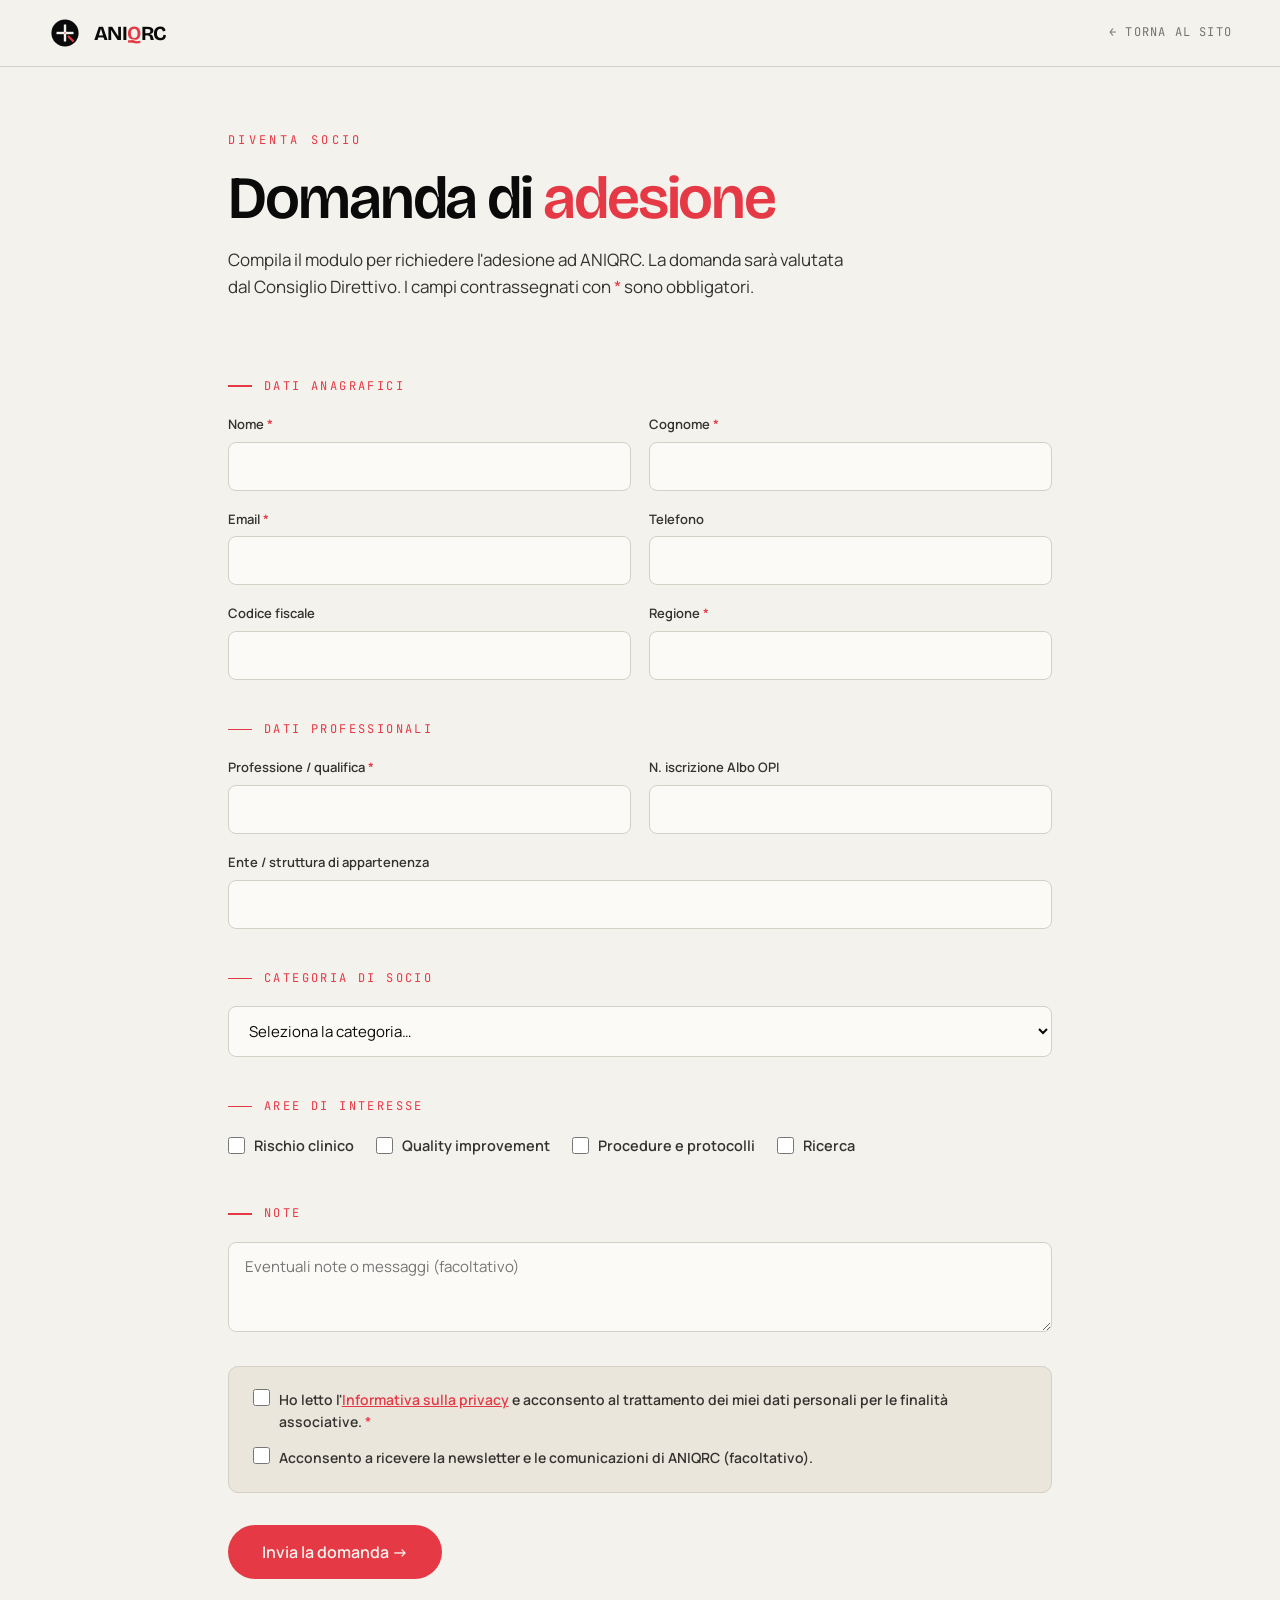
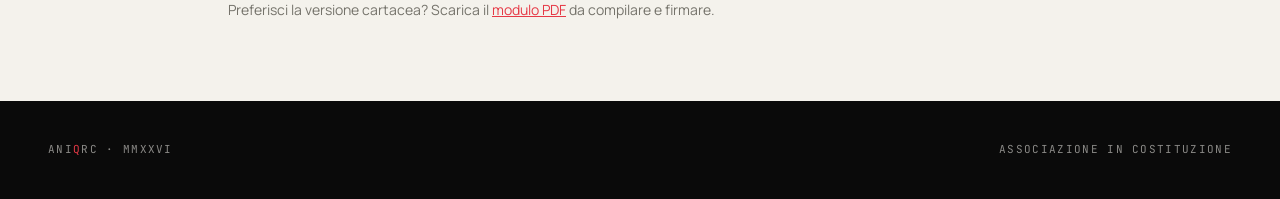
<file: adesione.html>
<!DOCTYPE html>
<html lang="it">
<head>
<meta charset="UTF-8">
<meta name="viewport" content="width=device-width, initial-scale=1.0">
<title>Adesione — ANIQRC</title>
<meta name="description" content="Modulo di adesione all'Associazione Nazionale Infermieri Qualità e Rischio Clinico.">
<link rel="icon" type="image/svg+xml" href="favicon.svg">
<link rel="icon" type="image/png" sizes="32x32" href="favicon-32.png">
<link rel="manifest" href="site.webmanifest">
<meta name="theme-color" content="#0A0A0A">
<link rel="preconnect" href="https://fonts.googleapis.com">
<link rel="preconnect" href="https://fonts.gstatic.com" crossorigin>
<link href="https://fonts.googleapis.com/css2?family=Bricolage+Grotesque:opsz,wght@12..96,300..800&family=Manrope:wght@300;400;500;600;700&family=JetBrains+Mono:wght@400;500&display=swap" rel="stylesheet">
<style>
  :root { --bg:#F4F2EC; --bg-warm:#EAE6DC; --bg-card:#FBFAF6; --ink:#0A0A0A; --soft:#34332F; --mute:#75736B; --accent:#E63946; --accent-deep:#C0202E; --rule:#D4D0C5; }
  * { margin:0; padding:0; box-sizing:border-box; }
  html { scroll-behavior:smooth; }
  body { background:var(--bg); color:var(--ink); font-family:'Manrope',sans-serif; line-height:1.6; -webkit-font-smoothing:antialiased; }
  .wrap { max-width:880px; margin:0 auto; padding:0 28px; }
  ::selection { background:var(--accent); color:var(--bg); }

  nav { border-bottom:1px solid var(--rule); }
  .nav-inner { max-width:1240px; margin:0 auto; padding:16px 28px; display:flex; justify-content:space-between; align-items:center; }
  .nav-logo { display:flex; align-items:center; gap:12px; text-decoration:none; }
  .nav-logo .nm { width:34px; height:34px; }
  .nav-logo .nt { font-family:'Bricolage Grotesque',sans-serif; font-weight:700; font-size:20px; letter-spacing:-0.03em; color:var(--ink); }
  .nav-logo .nt .q { color:var(--accent); }
  .nav-back { font-family:'JetBrains Mono',monospace; font-size:12px; letter-spacing:0.1em; text-transform:uppercase; color:var(--mute); text-decoration:none; }
  .nav-back:hover { color:var(--accent); }

  header.hd { padding:64px 0 36px; }
  .eyebrow { font-family:'JetBrains Mono',monospace; font-size:12px; letter-spacing:0.28em; text-transform:uppercase; color:var(--accent); margin-bottom:18px; }
  h1 { font-family:'Bricolage Grotesque',sans-serif; font-weight:600; font-size:clamp(36px,6vw,60px); letter-spacing:-0.035em; line-height:1; margin-bottom:18px; }
  h1 .q { color:var(--accent); }
  .lead { font-size:17px; color:var(--soft); max-width:620px; }

  form { padding-bottom:80px; }
  .grp { margin-top:40px; }
  .grp-title { font-family:'JetBrains Mono',monospace; font-size:12px; letter-spacing:0.2em; text-transform:uppercase; color:var(--accent); margin-bottom:18px; display:flex; align-items:center; gap:12px; }
  .grp-title::before { content:''; width:24px; height:1.5px; background:var(--accent); }
  .fields { display:grid; grid-template-columns:1fr 1fr; gap:18px; }
  @media (max-width:640px){ .fields { grid-template-columns:1fr; } }
  .f { display:flex; flex-direction:column; }
  .f.full { grid-column:1 / -1; }
  label { font-size:13px; font-weight:600; color:var(--soft); margin-bottom:7px; }
  label .req { color:var(--accent); }
  input[type=text], input[type=email], input[type=tel], select, textarea {
    background:var(--bg-card); border:1.5px solid var(--rule); border-radius:8px;
    padding:13px 16px; font-family:'Manrope',sans-serif; font-size:15px; color:var(--ink);
    transition:border-color 0.25s, background 0.25s; width:100%;
  }
  input:focus, select:focus, textarea:focus { outline:none; border-color:var(--accent); background:#fff; }
  textarea { resize:vertical; min-height:90px; }
  .choices { display:flex; flex-wrap:wrap; gap:10px 22px; }
  .choice { display:flex; align-items:center; gap:9px; font-size:14.5px; color:var(--soft); cursor:pointer; }
  .choice input { width:17px; height:17px; accent-color:var(--accent); }
  .consent { background:var(--bg-warm); border:1px solid var(--rule); border-radius:10px; padding:22px 24px; margin-top:34px; }
  .consent .choice { align-items:flex-start; margin-bottom:14px; font-size:14px; }
  .consent .choice:last-child { margin-bottom:0; }
  .consent a { color:var(--accent); }
  .btn { display:inline-flex; align-items:center; gap:10px; padding:16px 34px; border-radius:100px; font-size:16px; font-weight:600; border:none; cursor:pointer; background:var(--accent); color:var(--bg); transition:all 0.3s cubic-bezier(0.16,1,0.3,1); margin-top:32px; font-family:'Manrope',sans-serif; }
  .btn:hover { background:var(--accent-deep); transform:translateY(-2px); box-shadow:0 8px 24px rgba(230,57,70,0.28); }
  .alt { margin-top:20px; font-size:14px; color:var(--mute); }
  .alt a { color:var(--accent); }

  footer { background:var(--ink); color:var(--bg); padding:40px 0; }
  .foot-inner { max-width:1240px; margin:0 auto; padding:0 28px; display:flex; justify-content:space-between; align-items:center; flex-wrap:wrap; gap:16px; font-family:'JetBrains Mono',monospace; font-size:11px; letter-spacing:0.12em; text-transform:uppercase; color:rgba(244,242,236,0.55); }
  .foot-inner .q { color:var(--accent); }
</style>
</head>
<body>

<nav>
  <div class="nav-inner">
    <a href="index.html" class="nav-logo">
      <span class="nm">
        <svg viewBox="0 0 400 400" xmlns="http://www.w3.org/2000/svg">
          <circle cx="200" cy="200" r="160" fill="#0A0A0A"/>
          <rect x="186" y="100" width="28" height="200" fill="#F4F2EC"/>
          <rect x="100" y="186" width="200" height="28" fill="#F4F2EC"/>
          <circle cx="200" cy="200" r="9" fill="#E63946"/>
          <g transform="translate(200,200) rotate(45)"><rect x="50" y="-13" width="92" height="26" fill="#E63946"/></g>
        </svg>
      </span>
      <span class="nt">ANI<span class="q">Q</span>RC</span>
    </a>
    <a href="index.html" class="nav-back">← Torna al sito</a>
  </div>
</nav>

<header class="hd">
  <div class="wrap">
    <div class="eyebrow">Diventa socio</div>
    <h1>Domanda di <span class="q">adesione</span></h1>
    <p class="lead">Compila il modulo per richiedere l'adesione ad ANIQRC. La domanda sarà valutata dal Consiglio Direttivo. I campi contrassegnati con <span style="color:var(--accent)">*</span> sono obbligatori.</p>
  </div>
</header>

<div class="wrap">
  <!-- NETLIFY FORM: le richieste arrivano in Netlify > Forms > "adesione" -->
  <form name="adesione" method="POST" data-netlify="true" netlify-honeypot="bot-field" action="/grazie.html">
    <input type="hidden" name="form-name" value="adesione">
    <p hidden><label>Non compilare: <input name="bot-field"></label></p>

    <div class="grp">
      <div class="grp-title">Dati anagrafici</div>
      <div class="fields">
        <div class="f"><label>Nome <span class="req">*</span></label><input type="text" name="nome" required></div>
        <div class="f"><label>Cognome <span class="req">*</span></label><input type="text" name="cognome" required></div>
        <div class="f"><label>Email <span class="req">*</span></label><input type="email" name="email" required></div>
        <div class="f"><label>Telefono</label><input type="tel" name="telefono"></div>
        <div class="f"><label>Codice fiscale</label><input type="text" name="codice_fiscale"></div>
        <div class="f"><label>Regione <span class="req">*</span></label><input type="text" name="regione" required></div>
      </div>
    </div>

    <div class="grp">
      <div class="grp-title">Dati professionali</div>
      <div class="fields">
        <div class="f"><label>Professione / qualifica <span class="req">*</span></label><input type="text" name="professione" required></div>
        <div class="f"><label>N. iscrizione Albo OPI</label><input type="text" name="albo_opi"></div>
        <div class="f full"><label>Ente / struttura di appartenenza</label><input type="text" name="ente"></div>
      </div>
    </div>

    <div class="grp">
      <div class="grp-title">Categoria di socio</div>
      <div class="fields">
        <div class="f full">
          <select name="categoria_socio" required>
            <option value="">Seleziona la categoria…</option>
            <option value="Ordinario">Socio ordinario</option>
            <option value="Sostenitore">Socio sostenitore</option>
            <option value="Studente">Socio studente</option>
          </select>
        </div>
      </div>
    </div>

    <div class="grp">
      <div class="grp-title">Aree di interesse</div>
      <div class="choices">
        <label class="choice"><input type="checkbox" name="interessi" value="Rischio clinico"> Rischio clinico</label>
        <label class="choice"><input type="checkbox" name="interessi" value="Quality improvement"> Quality improvement</label>
        <label class="choice"><input type="checkbox" name="interessi" value="Procedure e protocolli"> Procedure e protocolli</label>
        <label class="choice"><input type="checkbox" name="interessi" value="Ricerca"> Ricerca</label>
      </div>
    </div>

    <div class="grp">
      <div class="grp-title">Note</div>
      <div class="fields"><div class="f full"><textarea name="messaggio" placeholder="Eventuali note o messaggi (facoltativo)"></textarea></div></div>
    </div>

    <div class="consent">
      <label class="choice"><input type="checkbox" name="consenso_privacy" value="si" required>
        <span>Ho letto l'<a href="privacy.html" target="_blank">Informativa sulla privacy</a> e acconsento al trattamento dei miei dati personali per le finalità associative. <span class="req">*</span></span></label>
      <label class="choice"><input type="checkbox" name="consenso_newsletter" value="si">
        <span>Acconsento a ricevere la newsletter e le comunicazioni di ANIQRC (facoltativo).</span></label>
    </div>

    <button type="submit" class="btn">Invia la domanda →</button>
    <p class="alt">Preferisci la versione cartacea? Scarica il <a href="documenti/Modulo_Adesione_ANIQRC.pdf" target="_blank">modulo PDF</a> da compilare e firmare.</p>
  </form>
</div>

<footer>
  <div class="foot-inner">
    <span>ANI<span class="q">Q</span>RC · MMXXVI</span>
    <span>Associazione in costituzione</span>
  </div>
</footer>

</body>
</html>
</file>
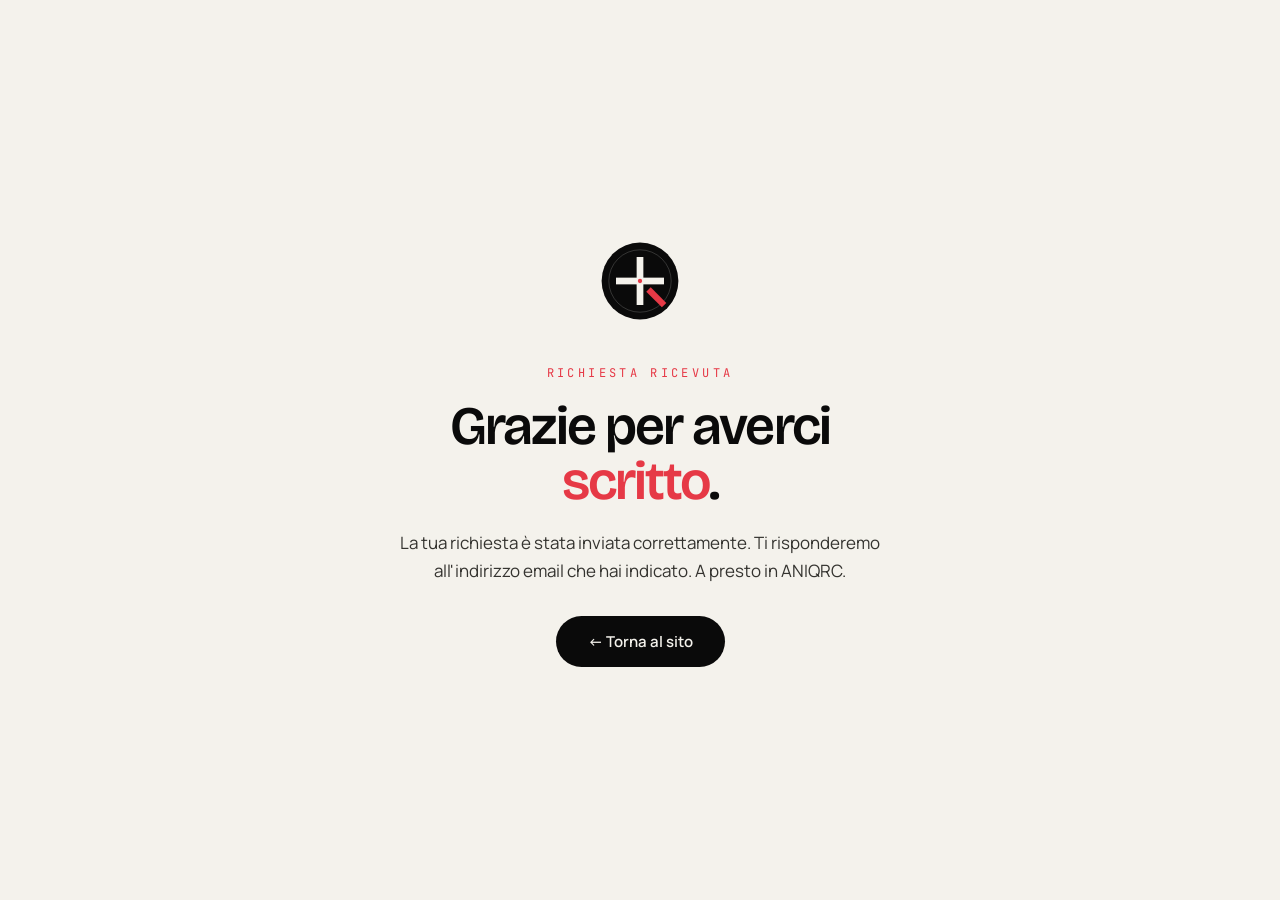
<file: grazie.html>
<!DOCTYPE html>
<html lang="it">
<head>
<meta charset="UTF-8">
<meta name="viewport" content="width=device-width, initial-scale=1.0">
<title>Grazie — ANIQRC</title>
<link rel="icon" type="image/svg+xml" href="favicon.svg">
<meta name="theme-color" content="#0A0A0A">
<link rel="preconnect" href="https://fonts.googleapis.com">
<link rel="preconnect" href="https://fonts.gstatic.com" crossorigin>
<link href="https://fonts.googleapis.com/css2?family=Bricolage+Grotesque:opsz,wght@12..96,300..800&family=Manrope:wght@300;400;500;600&family=JetBrains+Mono:wght@400&display=swap" rel="stylesheet">
<style>
  :root { --bg:#F4F2EC; --ink:#0A0A0A; --soft:#34332F; --mute:#75736B; --accent:#E63946; --accent-deep:#C0202E; }
  * { margin:0; padding:0; box-sizing:border-box; }
  body { background:var(--bg); color:var(--ink); font-family:'Manrope',sans-serif; min-height:100vh; display:flex; align-items:center; justify-content:center; text-align:center; padding:32px; -webkit-font-smoothing:antialiased; }
  .card { max-width:540px; }
  .mark { width:96px; height:96px; margin:0 auto 36px; animation:pop 0.8s cubic-bezier(0.16,1,0.3,1); }
  .mark svg { width:100%; height:100%; }
  .eyebrow { font-family:'JetBrains Mono',monospace; font-size:12px; letter-spacing:0.28em; text-transform:uppercase; color:var(--accent); margin-bottom:18px; }
  h1 { font-family:'Bricolage Grotesque',sans-serif; font-weight:600; font-size:clamp(34px,7vw,54px); letter-spacing:-0.035em; line-height:1.02; margin-bottom:20px; }
  h1 .q { color:var(--accent); }
  p { font-size:17px; color:var(--soft); line-height:1.6; margin-bottom:32px; }
  .btn { display:inline-flex; align-items:center; gap:10px; padding:15px 32px; border-radius:100px; font-size:15px; font-weight:600; text-decoration:none; background:var(--ink); color:var(--bg); transition:all 0.3s cubic-bezier(0.16,1,0.3,1); }
  .btn:hover { background:var(--accent); transform:translateY(-2px); }
  @keyframes pop { from{opacity:0;transform:scale(0.8) rotate(-8deg);} to{opacity:1;transform:scale(1) rotate(0);} }
</style>
</head>
<body>
  <div class="card">
    <div class="mark">
      <svg viewBox="0 0 400 400" xmlns="http://www.w3.org/2000/svg">
        <circle cx="200" cy="200" r="160" fill="#0A0A0A"/>
        <circle cx="200" cy="200" r="130" fill="none" stroke="#F4F2EC" stroke-width="1.5" opacity="0.5"/>
        <rect x="186" y="100" width="28" height="200" fill="#F4F2EC"/>
        <rect x="100" y="186" width="200" height="28" fill="#F4F2EC"/>
        <circle cx="200" cy="200" r="9" fill="#E63946"/>
        <g transform="translate(200,200) rotate(45)"><rect x="50" y="-13" width="92" height="26" fill="#E63946"/></g>
      </svg>
    </div>
    <div class="eyebrow">Richiesta ricevuta</div>
    <h1>Grazie per averci <span class="q">scritto</span>.</h1>
    <p>La tua richiesta è stata inviata correttamente. Ti risponderemo all'indirizzo email che hai indicato. A presto in ANIQRC.</p>
    <a href="index.html" class="btn">← Torna al sito</a>
  </div>
</body>
</html>
</file>
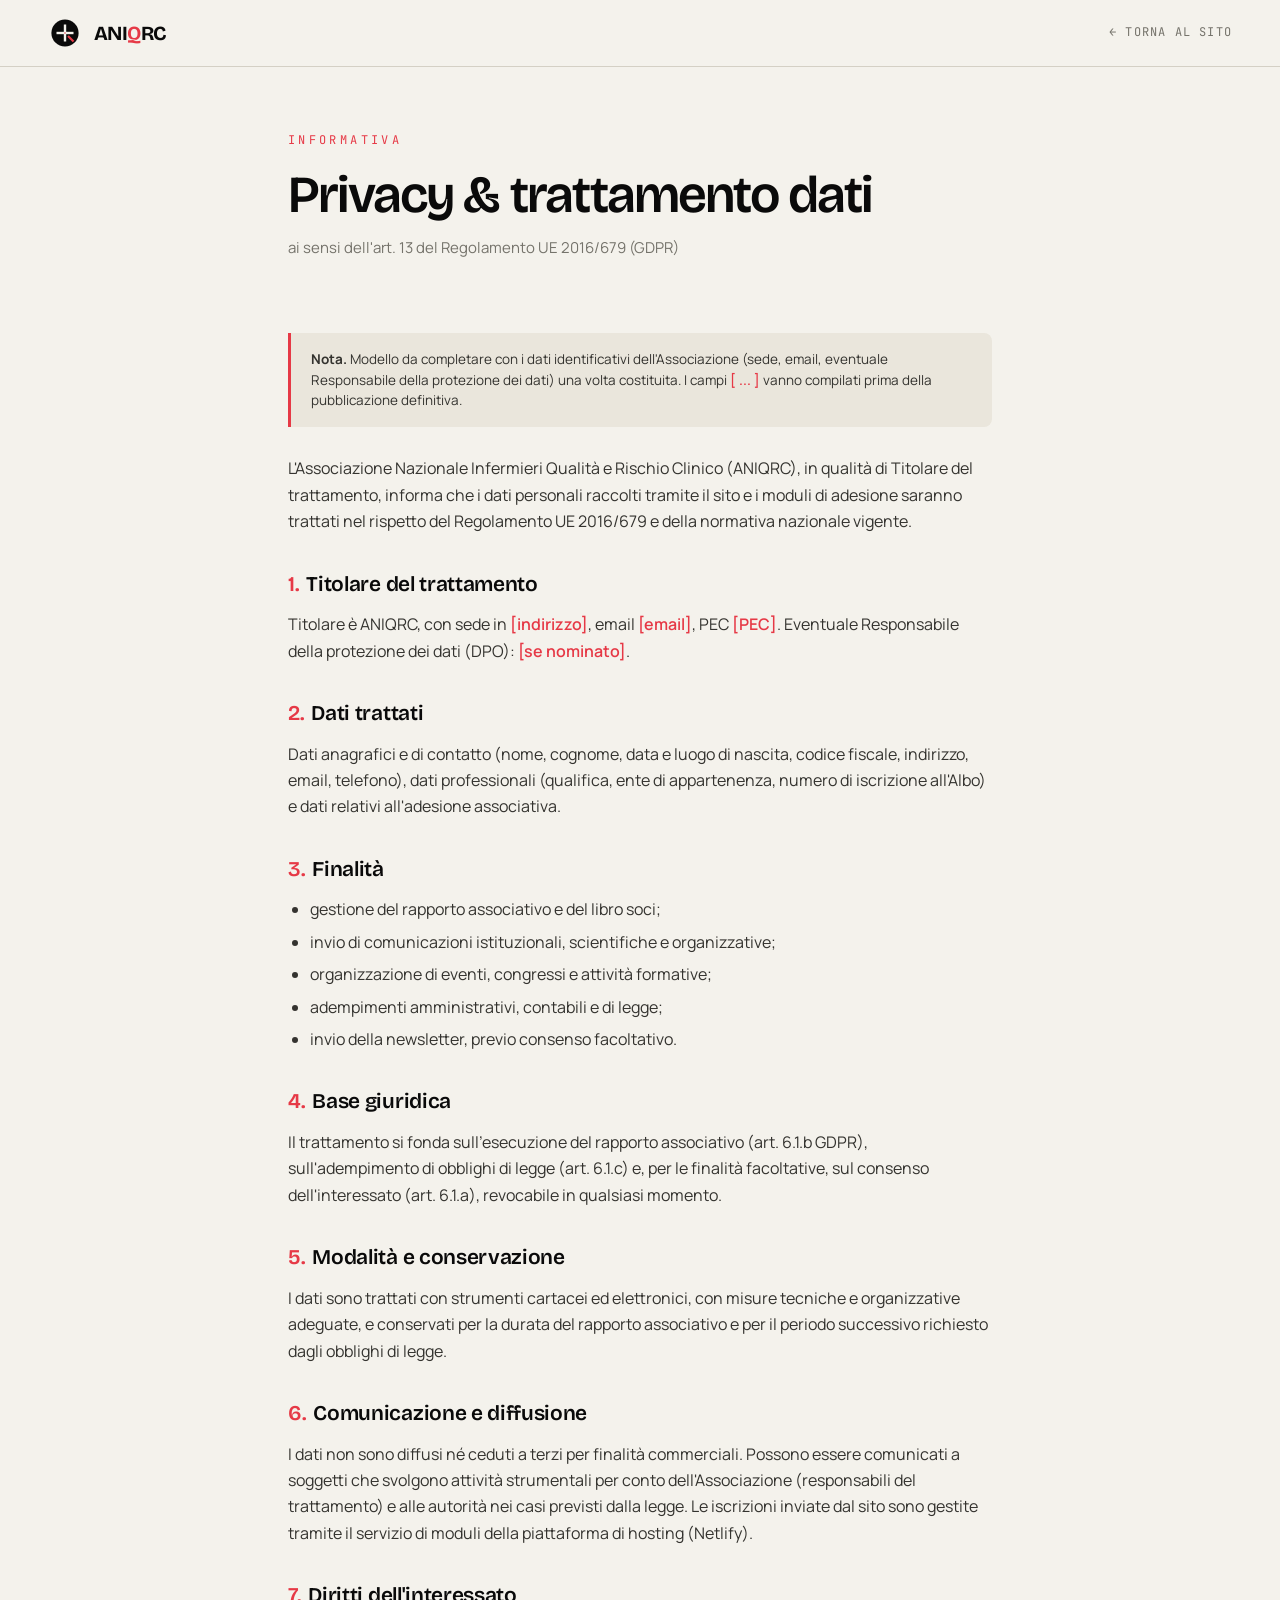
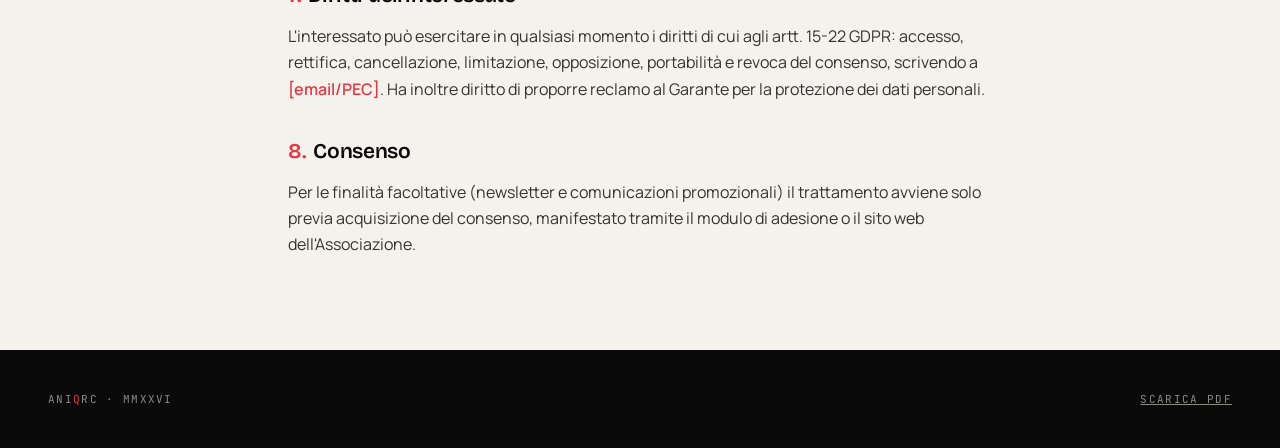
<file: privacy.html>
<!DOCTYPE html>
<html lang="it">
<head>
<meta charset="UTF-8">
<meta name="viewport" content="width=device-width, initial-scale=1.0">
<title>Privacy — ANIQRC</title>
<meta name="description" content="Informativa sul trattamento dei dati personali di ANIQRC ai sensi dell'art. 13 GDPR.">
<link rel="icon" type="image/svg+xml" href="favicon.svg">
<meta name="theme-color" content="#0A0A0A">
<link rel="preconnect" href="https://fonts.googleapis.com">
<link rel="preconnect" href="https://fonts.gstatic.com" crossorigin>
<link href="https://fonts.googleapis.com/css2?family=Bricolage+Grotesque:opsz,wght@12..96,300..800&family=Manrope:wght@300;400;500;600&family=JetBrains+Mono:wght@400&display=swap" rel="stylesheet">
<style>
  :root { --bg:#F4F2EC; --bg-warm:#EAE6DC; --ink:#0A0A0A; --soft:#34332F; --mute:#75736B; --accent:#E63946; --rule:#D4D0C5; }
  * { margin:0; padding:0; box-sizing:border-box; }
  body { background:var(--bg); color:var(--ink); font-family:'Manrope',sans-serif; line-height:1.65; -webkit-font-smoothing:antialiased; }
  .wrap { max-width:760px; margin:0 auto; padding:0 28px; }
  ::selection { background:var(--accent); color:var(--bg); }
  nav { border-bottom:1px solid var(--rule); }
  .nav-inner { max-width:1240px; margin:0 auto; padding:16px 28px; display:flex; justify-content:space-between; align-items:center; }
  .nav-logo { display:flex; align-items:center; gap:12px; text-decoration:none; }
  .nav-logo .nm { width:34px; height:34px; }
  .nav-logo .nt { font-family:'Bricolage Grotesque',sans-serif; font-weight:700; font-size:20px; letter-spacing:-0.03em; color:var(--ink); }
  .nav-logo .nt .q { color:var(--accent); }
  .nav-back { font-family:'JetBrains Mono',monospace; font-size:12px; letter-spacing:0.1em; text-transform:uppercase; color:var(--mute); text-decoration:none; }
  .nav-back:hover { color:var(--accent); }
  header.hd { padding:64px 0 32px; }
  .eyebrow { font-family:'JetBrains Mono',monospace; font-size:12px; letter-spacing:0.28em; text-transform:uppercase; color:var(--accent); margin-bottom:18px; }
  h1 { font-family:'Bricolage Grotesque',sans-serif; font-weight:600; font-size:clamp(32px,5.5vw,52px); letter-spacing:-0.035em; line-height:1.02; margin-bottom:14px; }
  .sub { font-size:15px; color:var(--mute); }
  .note { background:var(--bg-warm); border-left:3px solid var(--accent); border-radius:0 8px 8px 0; padding:16px 20px; font-size:13.5px; color:var(--soft); margin:28px 0; line-height:1.55; }
  .note .ph { color:var(--accent); font-weight:600; }
  section.body { padding-bottom:80px; }
  h2 { font-family:'Bricolage Grotesque',sans-serif; font-weight:600; font-size:21px; letter-spacing:-0.015em; margin:32px 0 10px; }
  h2 .n { color:var(--accent); margin-right:8px; }
  p { margin-bottom:12px; color:var(--soft); }
  ul { margin:8px 0 14px 22px; } li { margin-bottom:6px; color:var(--soft); }
  .ph { color:var(--accent); font-weight:600; }
  footer { background:var(--ink); color:var(--bg); padding:40px 0; }
  .foot-inner { max-width:1240px; margin:0 auto; padding:0 28px; display:flex; justify-content:space-between; flex-wrap:wrap; gap:16px; font-family:'JetBrains Mono',monospace; font-size:11px; letter-spacing:0.12em; text-transform:uppercase; color:rgba(244,242,236,0.55); }
  .foot-inner .q { color:var(--accent); }
</style>
</head>
<body>
<nav>
  <div class="nav-inner">
    <a href="index.html" class="nav-logo">
      <span class="nm">
        <svg viewBox="0 0 400 400" xmlns="http://www.w3.org/2000/svg">
          <circle cx="200" cy="200" r="160" fill="#0A0A0A"/>
          <rect x="186" y="100" width="28" height="200" fill="#F4F2EC"/>
          <rect x="100" y="186" width="200" height="28" fill="#F4F2EC"/>
          <circle cx="200" cy="200" r="9" fill="#E63946"/>
          <g transform="translate(200,200) rotate(45)"><rect x="50" y="-13" width="92" height="26" fill="#E63946"/></g>
        </svg>
      </span>
      <span class="nt">ANI<span class="q">Q</span>RC</span>
    </a>
    <a href="index.html" class="nav-back">← Torna al sito</a>
  </div>
</nav>

<header class="hd">
  <div class="wrap">
    <div class="eyebrow">Informativa</div>
    <h1>Privacy &amp; trattamento dati</h1>
    <p class="sub">ai sensi dell'art. 13 del Regolamento UE 2016/679 (GDPR)</p>
  </div>
</header>

<section class="body">
  <div class="wrap">
    <div class="note"><strong>Nota.</strong> Modello da completare con i dati identificativi dell'Associazione (sede, email, eventuale Responsabile della protezione dei dati) una volta costituita. I campi <span class="ph">[ ... ]</span> vanno compilati prima della pubblicazione definitiva.</div>

    <p>L'Associazione Nazionale Infermieri Qualità e Rischio Clinico (ANIQRC), in qualità di Titolare del trattamento, informa che i dati personali raccolti tramite il sito e i moduli di adesione saranno trattati nel rispetto del Regolamento UE 2016/679 e della normativa nazionale vigente.</p>

    <h2><span class="n">1.</span>Titolare del trattamento</h2>
    <p>Titolare è ANIQRC, con sede in <span class="ph">[indirizzo]</span>, email <span class="ph">[email]</span>, PEC <span class="ph">[PEC]</span>. Eventuale Responsabile della protezione dei dati (DPO): <span class="ph">[se nominato]</span>.</p>

    <h2><span class="n">2.</span>Dati trattati</h2>
    <p>Dati anagrafici e di contatto (nome, cognome, data e luogo di nascita, codice fiscale, indirizzo, email, telefono), dati professionali (qualifica, ente di appartenenza, numero di iscrizione all'Albo) e dati relativi all'adesione associativa.</p>

    <h2><span class="n">3.</span>Finalità</h2>
    <ul>
      <li>gestione del rapporto associativo e del libro soci;</li>
      <li>invio di comunicazioni istituzionali, scientifiche e organizzative;</li>
      <li>organizzazione di eventi, congressi e attività formative;</li>
      <li>adempimenti amministrativi, contabili e di legge;</li>
      <li>invio della newsletter, previo consenso facoltativo.</li>
    </ul>

    <h2><span class="n">4.</span>Base giuridica</h2>
    <p>Il trattamento si fonda sull'esecuzione del rapporto associativo (art. 6.1.b GDPR), sull'adempimento di obblighi di legge (art. 6.1.c) e, per le finalità facoltative, sul consenso dell'interessato (art. 6.1.a), revocabile in qualsiasi momento.</p>

    <h2><span class="n">5.</span>Modalità e conservazione</h2>
    <p>I dati sono trattati con strumenti cartacei ed elettronici, con misure tecniche e organizzative adeguate, e conservati per la durata del rapporto associativo e per il periodo successivo richiesto dagli obblighi di legge.</p>

    <h2><span class="n">6.</span>Comunicazione e diffusione</h2>
    <p>I dati non sono diffusi né ceduti a terzi per finalità commerciali. Possono essere comunicati a soggetti che svolgono attività strumentali per conto dell'Associazione (responsabili del trattamento) e alle autorità nei casi previsti dalla legge. Le iscrizioni inviate dal sito sono gestite tramite il servizio di moduli della piattaforma di hosting (Netlify).</p>

    <h2><span class="n">7.</span>Diritti dell'interessato</h2>
    <p>L'interessato può esercitare in qualsiasi momento i diritti di cui agli artt. 15-22 GDPR: accesso, rettifica, cancellazione, limitazione, opposizione, portabilità e revoca del consenso, scrivendo a <span class="ph">[email/PEC]</span>. Ha inoltre diritto di proporre reclamo al Garante per la protezione dei dati personali.</p>

    <h2><span class="n">8.</span>Consenso</h2>
    <p>Per le finalità facoltative (newsletter e comunicazioni promozionali) il trattamento avviene solo previa acquisizione del consenso, manifestato tramite il modulo di adesione o il sito web dell'Associazione.</p>
  </div>
</section>

<footer>
  <div class="foot-inner">
    <span>ANI<span class="q">Q</span>RC · MMXXVI</span>
    <span><a href="documenti/Informativa_Privacy_ANIQRC.pdf" style="color:rgba(244,242,236,0.55);" target="_blank">Scarica PDF</a></span>
  </div>
</footer>
</body>
</html>
</file>
